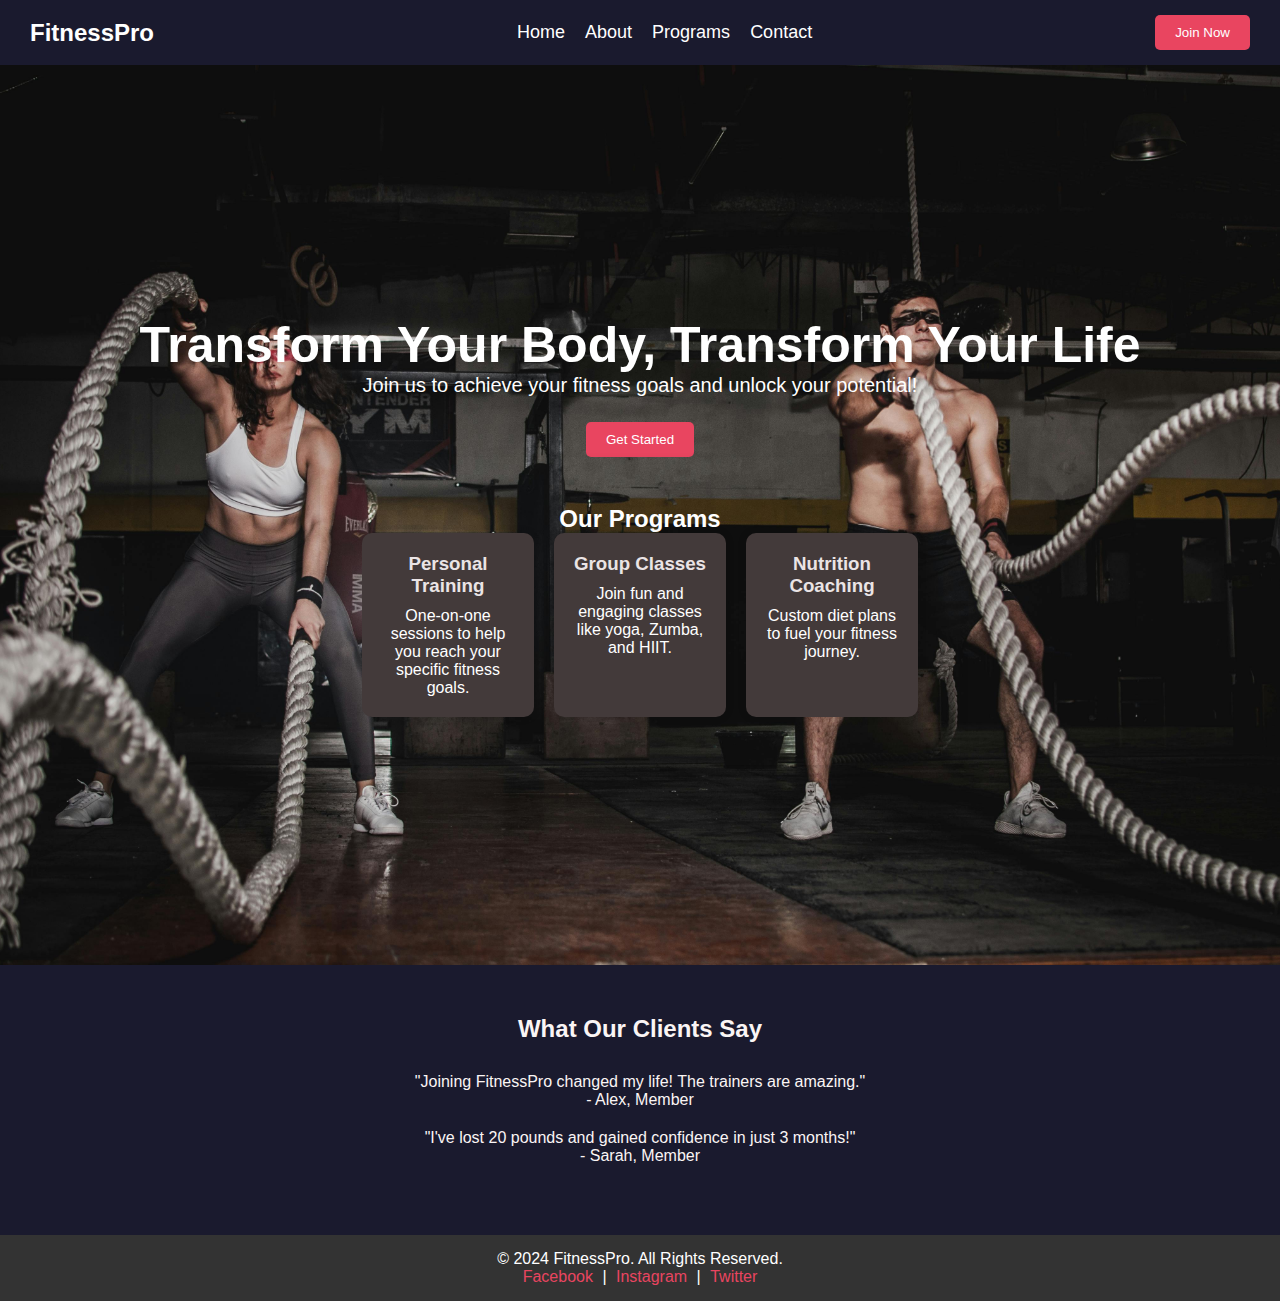
<file: index.html>
<!DOCTYPE html>
<html lang="en">
<head>
    <meta charset="UTF-8">
    <meta name="viewport" content="width=device-width, initial-scale=1.0">
    <title>FitnessPro | Home</title>
    <link rel="stylesheet" href="styles.css">
    <script src="script.js" defer></script>
</head>
<body>
    <!-- Navigation Bar -->
   
        <header>
        <nav class="navbar">
            <div class="logo">FitnessPro</div>
            <ul class="nav-links">
                <li><a href="index.html">Home</a></li>
                <li><a href="about.html">About</a></li>
                <li><a href="programs.html">Programs</a></li>
                <li><a href="#">Contact</a></li>
            </ul>
            <button class="cta-button">Join Now</button>
        </nav>
   </header>

    <!-- Hero Section -->
    <!-- Hero Section -->
 <section class="hero">
  
    <div class="hero-content">
       
        <h1>Transform Your Body, Transform Your Life</h1>
        <p>Join us to achieve your fitness goals and unlock your potential!</p>
        <button class="cta-button" id="getStartedBtn">Get Started</button>
    </div> 
    <div class="service-Program">
    <h2>Our Programs</h2>
        <div class="services-container">
            <div class="service-card">
                <h3>Personal Training</h3>
                <p>One-on-one sessions to help you reach your specific fitness goals.</p>
            </div>
            <div class="service-card">
                <h3>Group Classes</h3>
                <p>Join fun and engaging classes like yoga, Zumba, and HIIT.</p>
            </div>
            <div class="service-card">
                <h3>Nutrition Coaching</h3>
                <p>Custom diet plans to fuel your fitness journey.</p>
            </div>
        </div>
    </div>
    
</section>


    <!-- Services Section -->
    
       

    <!-- Testimonials Section -->
    <section class="testimonials">
        <h2>What Our Clients Say</h2>
        <div class="testimonial">
            <p>"Joining FitnessPro changed my life! The trainers are amazing."</p>
            <span>- Alex, Member</span>
        </div>
        <div class="testimonial">
            <p>"I've lost 20 pounds and gained confidence in just 3 months!"</p>
            <span>- Sarah, Member</span>
        </div>
    </section>

    <!-- Footer -->
    <footer>
        <p>&copy; 2024 FitnessPro. All Rights Reserved.</p>
        <div class="social-links">
            <a href="#">Facebook</a> | 
            <a href="#">Instagram</a> | 
            <a href="#">Twitter</a>
        </div>
    </footer>
    
<script src="script.js"></script>
</body>
</html>
</file>
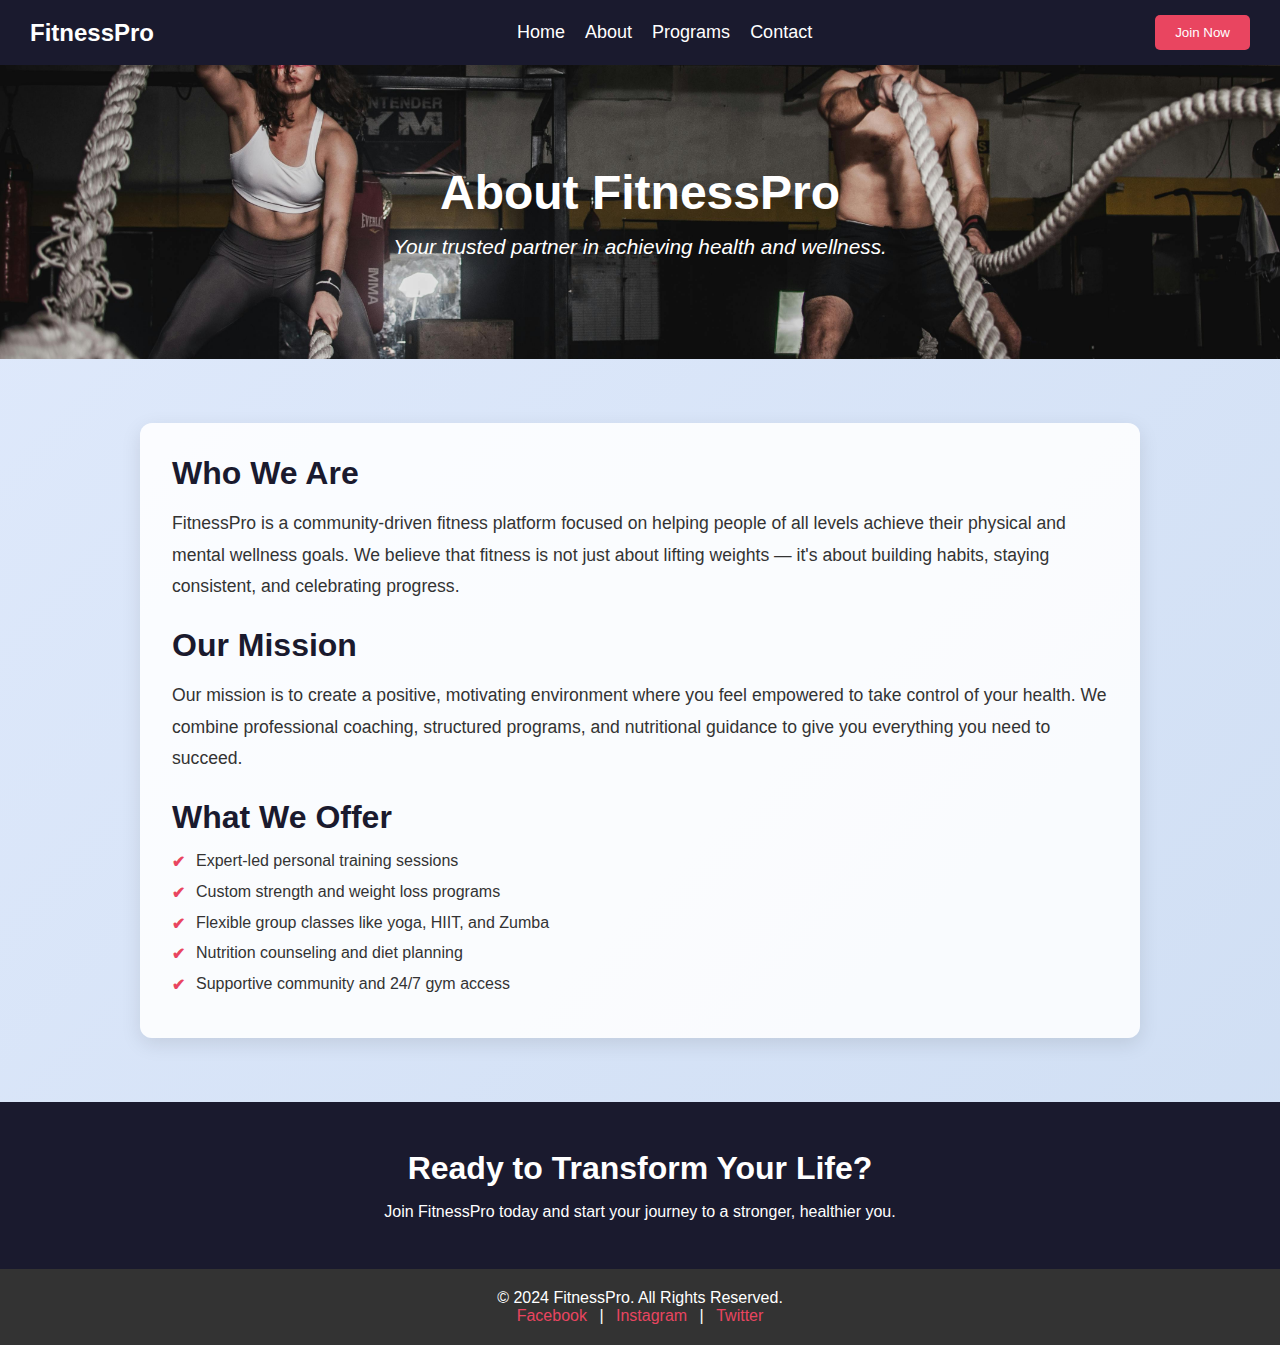
<file: about.html>
<!DOCTYPE html>
<html lang="en">
<head>
  <meta charset="UTF-8" />
  <meta name="viewport" content="width=device-width, initial-scale=1.0" />
  <title>About | FitnessPro</title>
  <link rel="stylesheet" href="about.css" />
</head>
<body>

  <!-- Navigation Bar -->
  <header>
    <nav class="navbar">
      <div class="logo">FitnessPro</div>
      <ul class="nav-links">
        <li><a href="index.html">Home</a></li>
        <li><a href="about.html">About</a></li>
        <li><a href="programs.html">Programs</a></li>
        <li><a href="#">Contact</a></li>
      </ul>
      <button class="cta-button">Join Now</button>
    </nav>
  </header>

  <!-- Hero Section -->
  <section class="about-hero">
    <h1>About FitnessPro</h1>
    <p>Your trusted partner in achieving health and wellness.</p>
  </section>

  <!-- About Content -->
  <section class="about-content">
    <h2>Who We Are</h2>
    <p>
      FitnessPro is a community-driven fitness platform focused on helping people of all levels achieve their physical and mental wellness goals. We believe that fitness is not just about lifting weights — it's about building habits, staying consistent, and celebrating progress.
    </p>

    <h2>Our Mission</h2>
    <p>
      Our mission is to create a positive, motivating environment where you feel empowered to take control of your health. We combine professional coaching, structured programs, and nutritional guidance to give you everything you need to succeed.
    </p>

    <h2>What We Offer</h2>
    <ul class="about-list">
      <li>Expert-led personal training sessions</li>
      <li>Custom strength and weight loss programs</li>
      <li>Flexible group classes like yoga, HIIT, and Zumba</li>
      <li>Nutrition counseling and diet planning</li>
      <li>Supportive community and 24/7 gym access</li>
    </ul>
  </section>

  <!-- Call to Action -->
  <section class="cta-section">
    <h2>Ready to Transform Your Life?</h2>
    <p>Join FitnessPro today and start your journey to a stronger, healthier you.</p>
   
  </section>

  <!-- Footer -->
  <footer>
    <p>&copy; 2024 FitnessPro. All Rights Reserved.</p>
    <div class="social-links">
      <a href="#">Facebook</a> |
      <a href="#">Instagram</a> |
      <a href="#">Twitter</a>
    </div>
  </footer>
<script src="script.js"></script>
</body>
</html>
</file>
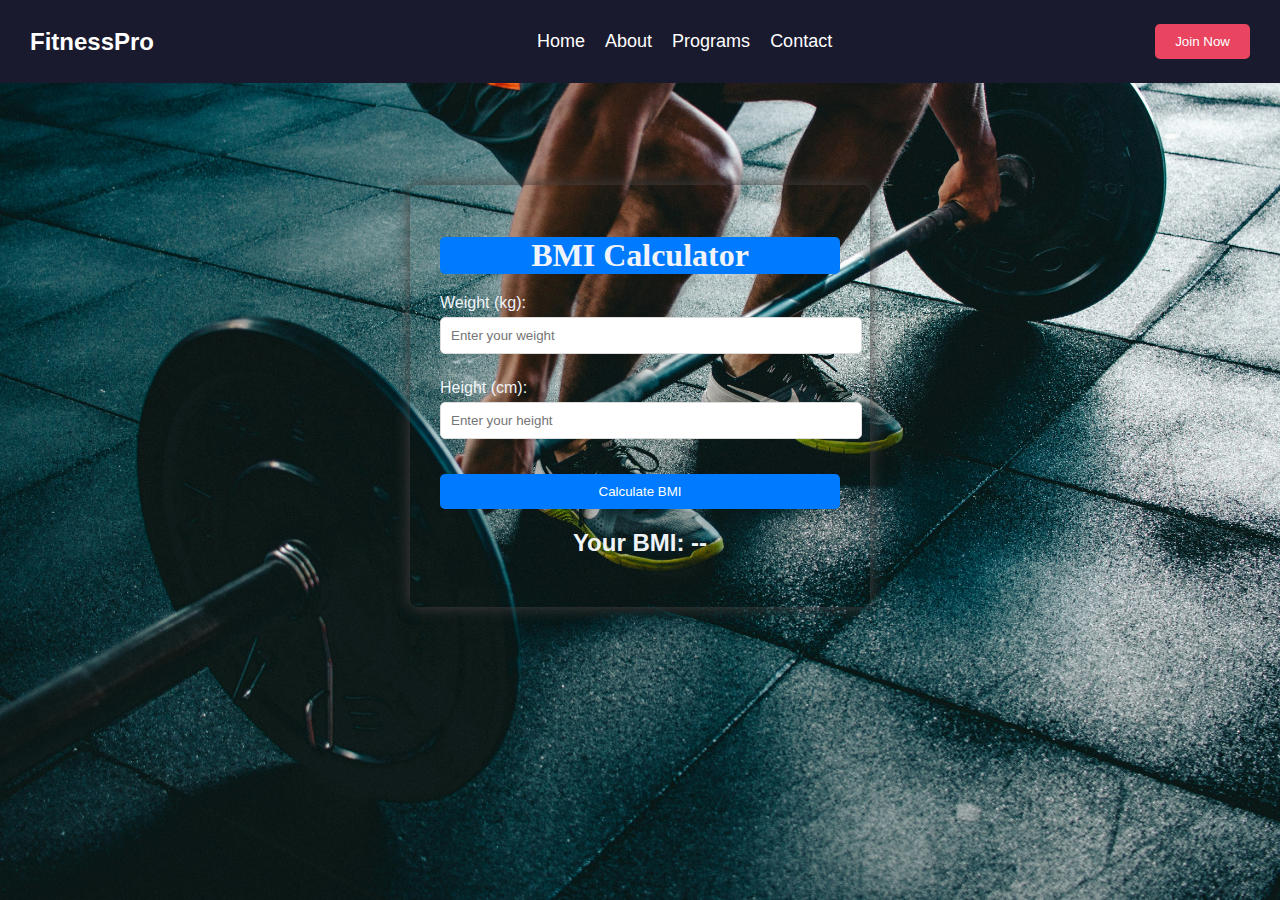
<file: bmi.html>
<!DOCTYPE html>
<html lang="en">
<head>
    <meta charset="UTF-8">
    <meta name="viewport" content="width=device-width, initial-scale=1.0">
    <title>BMI Calculator</title>
    <link rel="stylesheet" href="bmistyles.css">
</head>
<body>
    <header>
         <nav class="navbar">
            <div class="logo">FitnessPro</div>
            <ul class="nav-links">
                <li><a href="index.html">Home</a></li>
                <li><a href="about.html">About</a></li>
                <li><a href="programs.html">Programs</a></li>
                <li><a href="#">Contact</a></li>
            </ul>
            <button class="cta-button">Join Now</button>
        </nav>
    </header>
    <section class="bmi-container">
    <div class="container">
        <h1 >BMI Calculator</h1>
        <div class="input-group">
            <label for="weight">Weight (kg):</label>
            <input type="number" id="weight" placeholder="Enter your weight" required>
        </div>
        <div class="input-group">
            <label for="height">Height (cm):</label>
            <input type="number" id="height" placeholder="Enter your height" required>
        </div>
        <button class="bmi-button" onclick="calculateBMI()">Calculate BMI</button>
        <div class="result">
            <h2>Your BMI: <span id="bmi-result">--</span></h2>
            <p id="bmi-category"></p>
        </div>
    </div>
</section>
    <script src="bmiscript.js"></script>
</body>
</html>
</file>
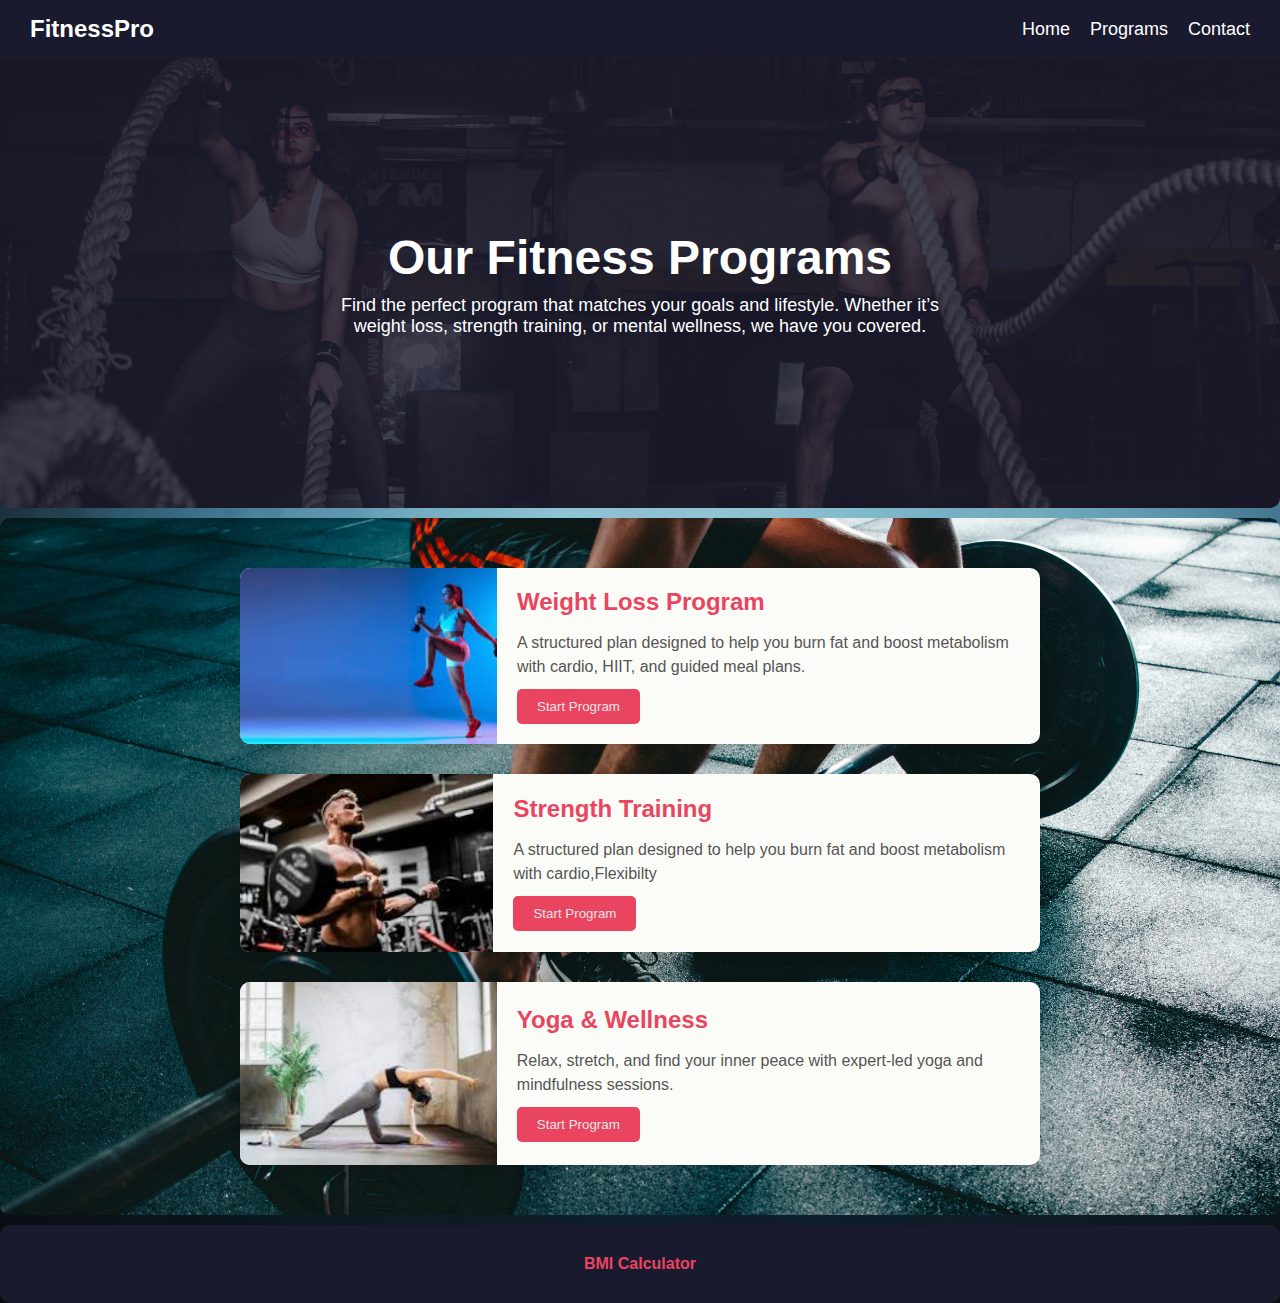
<file: programs.html>
<!DOCTYPE html>
<html lang="en">
<head>
    <meta charset="UTF-8">
    <meta name="viewport" content="width=device-width, initial-scale=1.0">
    <title>FitnessPro | Programs</title>
    <link rel="stylesheet" href="styles.css">
</head>
<body>
    <!-- Navigation Bar -->
    <header>
        <nav class="navbar">
            <div class="logo">FitnessPro</div>
            <ul class="nav-links">
                <li><a href="index.html">Home</a></li>
                <li><a href="programs.html">Programs</a></li>
                <li><a href="#">Contact</a></li>
            </ul>
        </nav>
    </header>
<section class="program-background">
    <!-- Page Hero Section -->
<section class="program-hero">
    <div class="program-hero-content">
        <h1>Our Fitness Programs</h1>
        <p>Find the perfect program that matches your goals and lifestyle. Whether it’s weight loss, strength training, or mental wellness, we have you covered.</p>
    </div>
</section>

<!-- Programs Section -->
<section class="programs">
    
    <div class="program-card">
        <img src="/image2.jpg" alt="Weight Loss">
        <div class="program-info">
            <h2>Weight Loss Program</h2>
            <p>A structured plan designed to help you burn fat and boost metabolism with cardio, HIIT, and guided meal plans.</p>
             <button class="details-button" ><a href="./weightLossProgram.html" color="white">Start Program</a> </button>
        </div>
    </div>

    <div class="program-card">
        <img src="/image1.jpg" alt="Strength Training">
        <div class="program-info">
            <h2>Strength Training</h2>
            <p>A structured plan designed to help you burn fat and boost metabolism with cardio,Flexibilty </p>
            <button class="details-button"><a href="./StrengthTraining.html" color="white">Start Program </a></button>
        </div>
    </div>

    <div class="program-card">
        <img src="/image3.jpg" alt="Yoga & Wellness">
        <div class="program-info">
            <h2>Yoga & Wellness</h2>
            <p>Relax, stretch, and find your inner peace with expert-led yoga and mindfulness sessions.</p>
            <button class="details-button"><a href="./YogaWellnees.html" color="white">Start Program</a></button>
        </div>
</section>
  
    <section class="bmi-button-section">
        <a href="/bmi.html" class="bmi-button">BMI Calculator</a>
    </section>
</section>
<script src="script.js"></script>
</body>
</html>
</file>
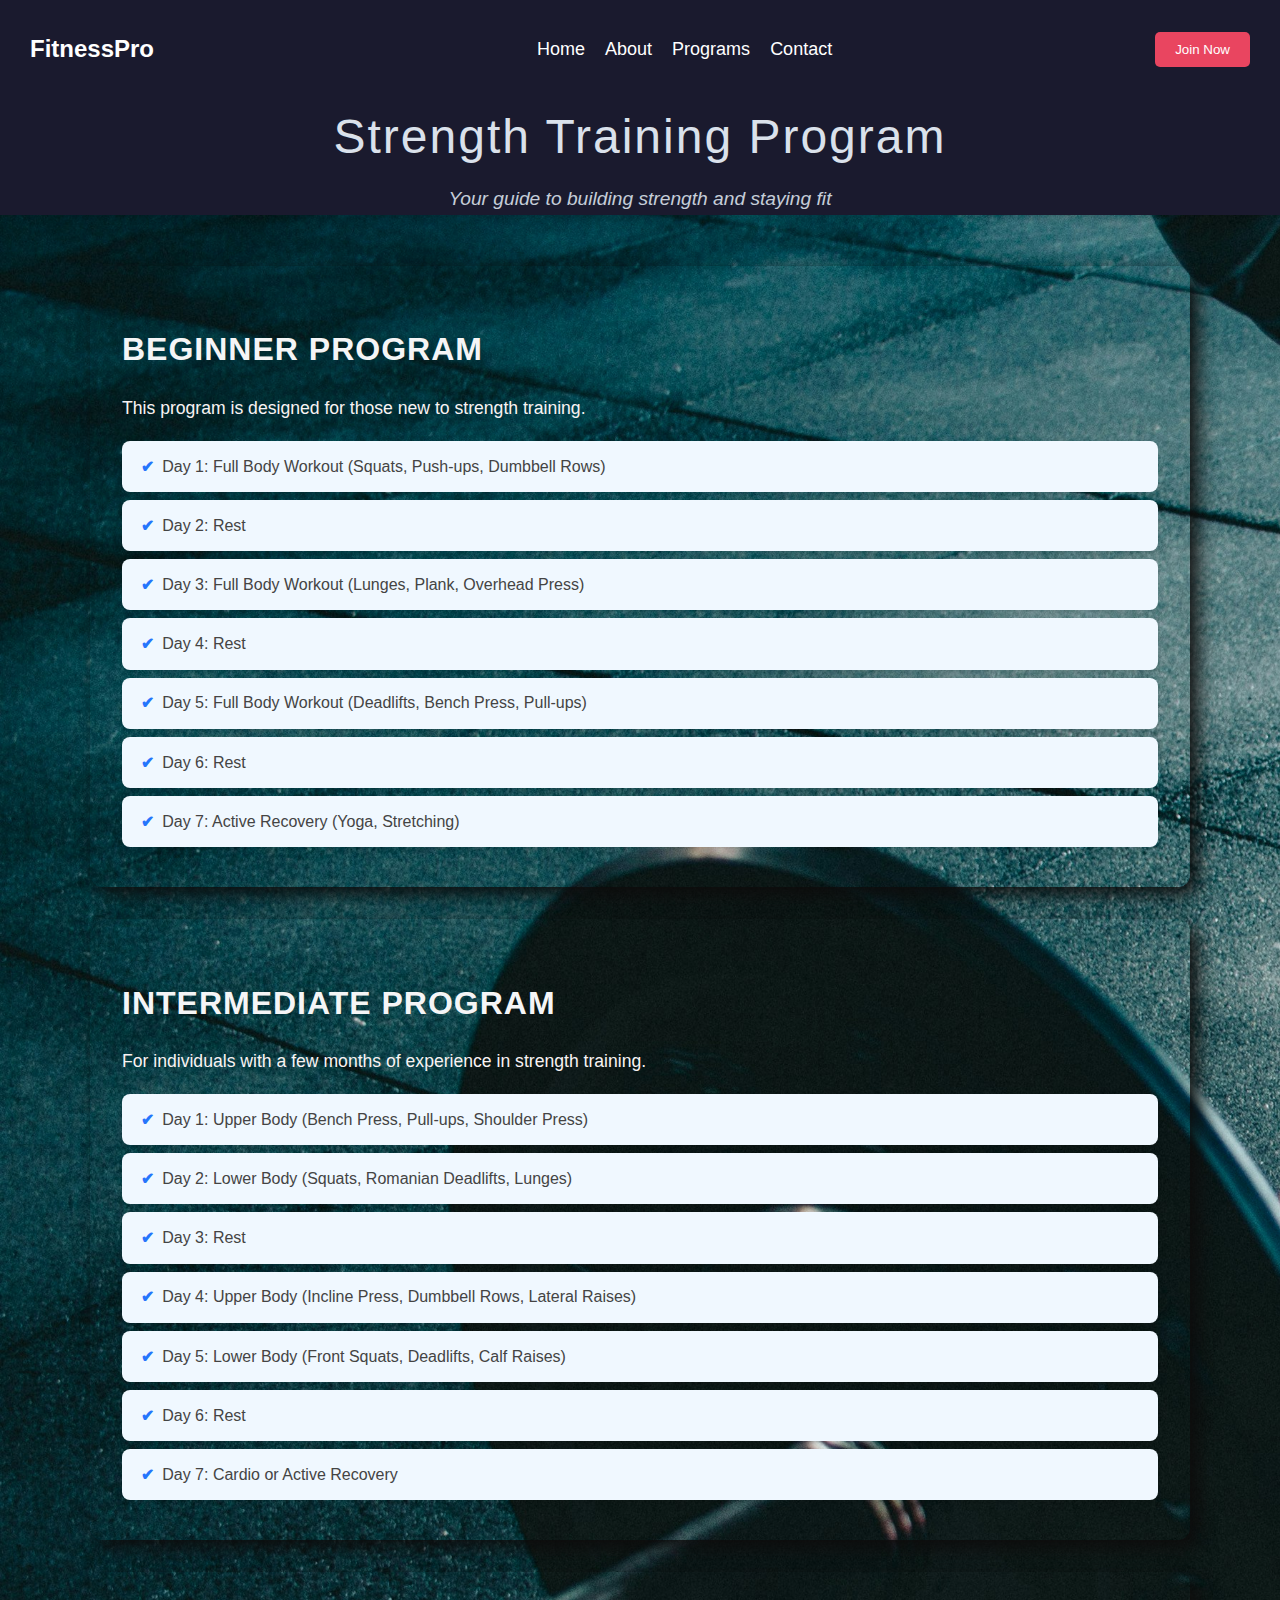
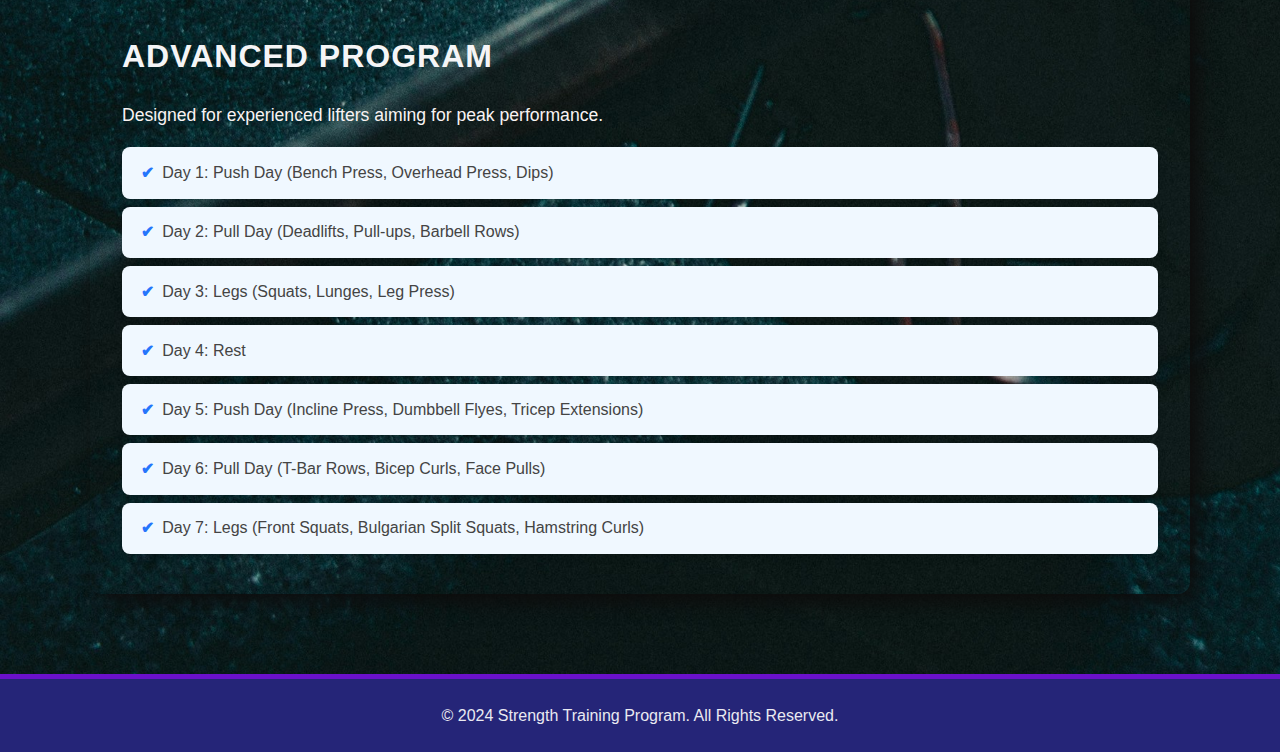
<file: StrengthTraining.html>
<!DOCTYPE html>
<html lang="en">
<head>
    <meta charset="UTF-8">
    <meta name="viewport" content="width=device-width, initial-scale=1.0">
    <title>Strength Training Program</title>
    <link rel="stylesheet" href="stylesforST.css">
   
</head>
<body>
    <header>
            <nav class="navbar">
            <div class="logo">FitnessPro</div>
            <ul class="nav-links">
                <li><a href="index.html">Home</a></li>
                <li><a href="about.html">About</a></li>
                <li><a href="programs.html">Programs</a></li>
                <li><a href="#">Contact</a></li>
            </ul>
            <button class="cta-button">Join Now</button>
        </nav>
        <h1>Strength Training Program</h1>
       
        <p>Your guide to building strength and staying fit</p>
    </header>

    <main>
        <section class="program-section">
            <h2>Beginner Program</h2>
            <p>This program is designed for those new to strength training.</p>
            <ul>
                <li>Day 1: Full Body Workout (Squats, Push-ups, Dumbbell Rows)</li>
                <li>Day 2: Rest</li>
                <li>Day 3: Full Body Workout (Lunges, Plank, Overhead Press)</li>
                <li>Day 4: Rest</li>
                <li>Day 5: Full Body Workout (Deadlifts, Bench Press, Pull-ups)</li>
                <li>Day 6: Rest</li>
                <li>Day 7: Active Recovery (Yoga, Stretching)</li>
            </ul>
        </section>

        <section class="program-section">
            <h2>Intermediate Program</h2>
            <p>For individuals with a few months of experience in strength training.</p>
            <ul>
                <li>Day 1: Upper Body (Bench Press, Pull-ups, Shoulder Press)</li>
                <li>Day 2: Lower Body (Squats, Romanian Deadlifts, Lunges)</li>
                <li>Day 3: Rest</li>
                <li>Day 4: Upper Body (Incline Press, Dumbbell Rows, Lateral Raises)</li>
                <li>Day 5: Lower Body (Front Squats, Deadlifts, Calf Raises)</li>
                <li>Day 6: Rest</li>
                <li>Day 7: Cardio or Active Recovery</li>
            </ul>
        </section>

        <section class="program-section">
            <h2>Advanced Program</h2>
            <p>Designed for experienced lifters aiming for peak performance.</p>
            <ul>
                <li>Day 1: Push Day (Bench Press, Overhead Press, Dips)</li>
                <li>Day 2: Pull Day (Deadlifts, Pull-ups, Barbell Rows)</li>
                <li>Day 3: Legs (Squats, Lunges, Leg Press)</li>
                <li>Day 4: Rest</li>
                <li>Day 5: Push Day (Incline Press, Dumbbell Flyes, Tricep Extensions)</li>
                <li>Day 6: Pull Day (T-Bar Rows, Bicep Curls, Face Pulls)</li>
                <li>Day 7: Legs (Front Squats, Bulgarian Split Squats, Hamstring Curls)</li>
            </ul>
        </section>
    </main>

    <footer>
        <p>&copy; 2024 Strength Training Program. All Rights Reserved.</p>
    </footer>
    <script src="script.js"></script>
</body>
</html>
</file>
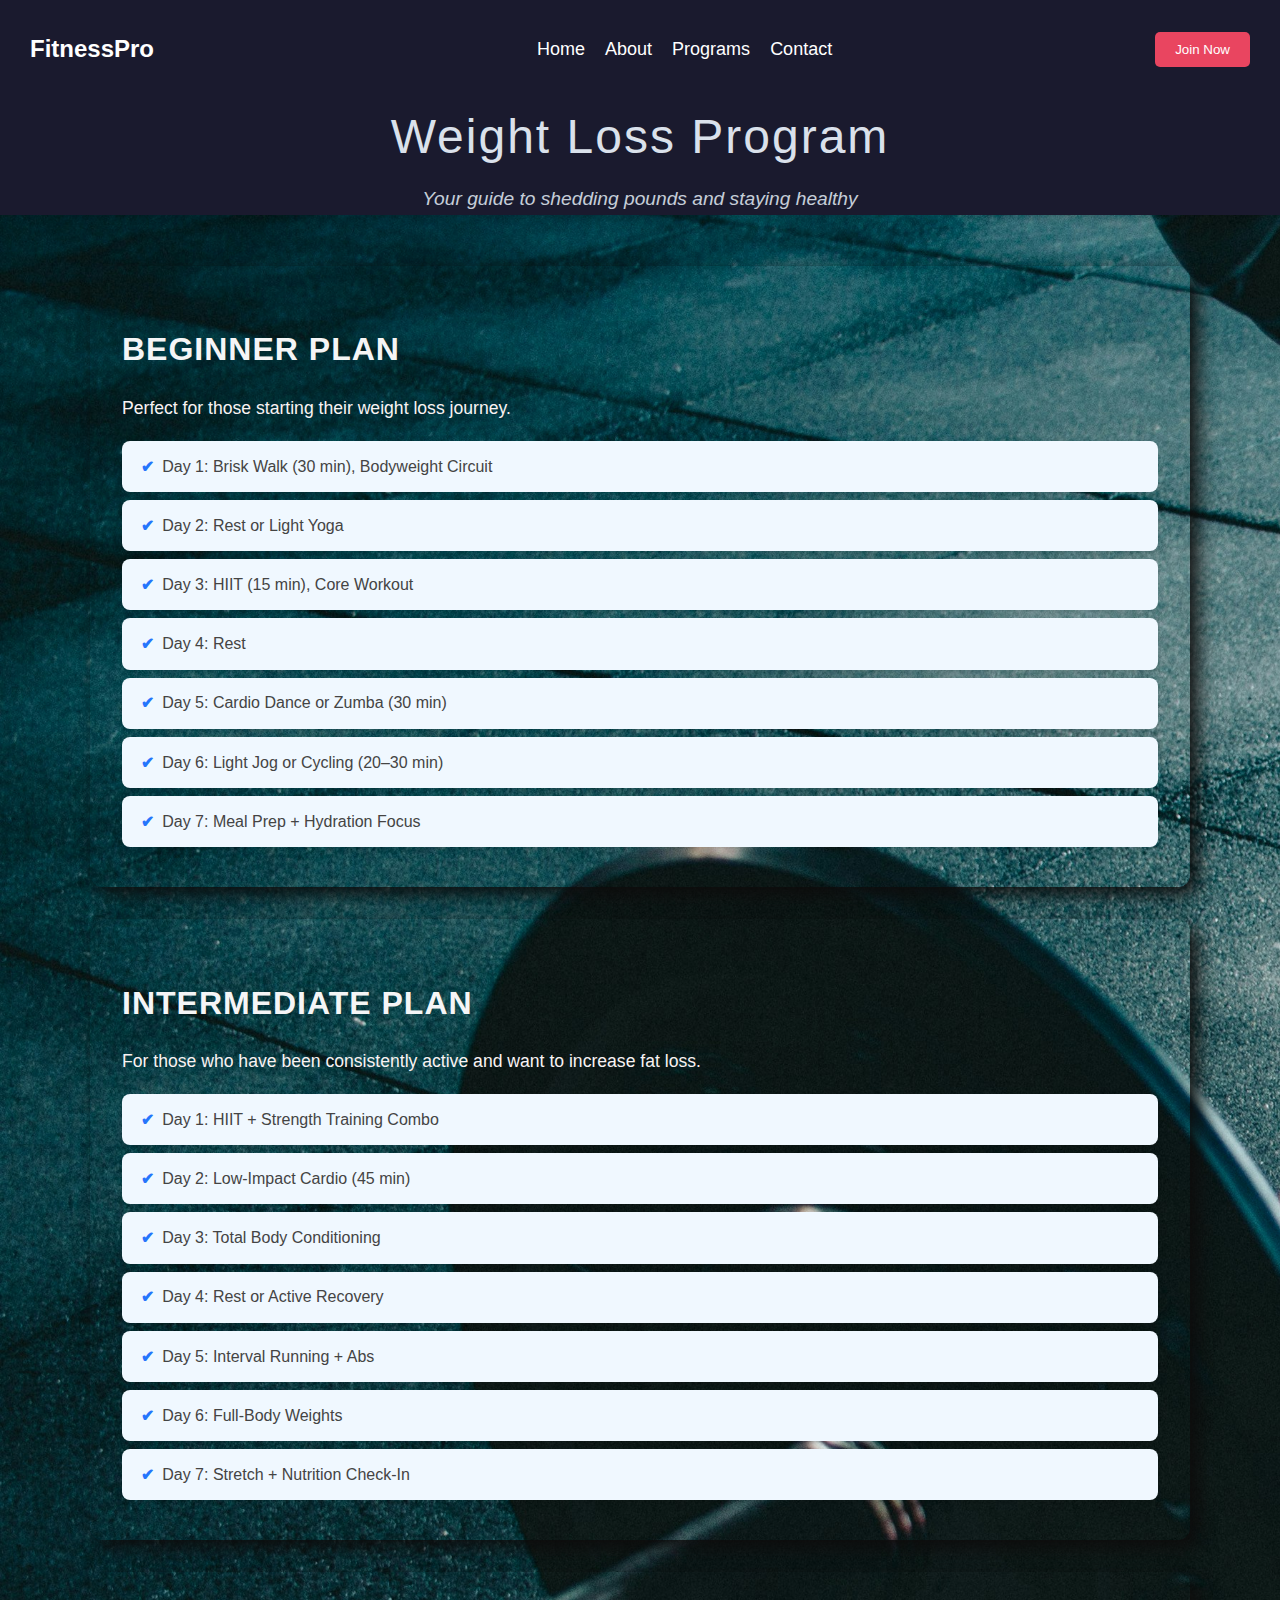
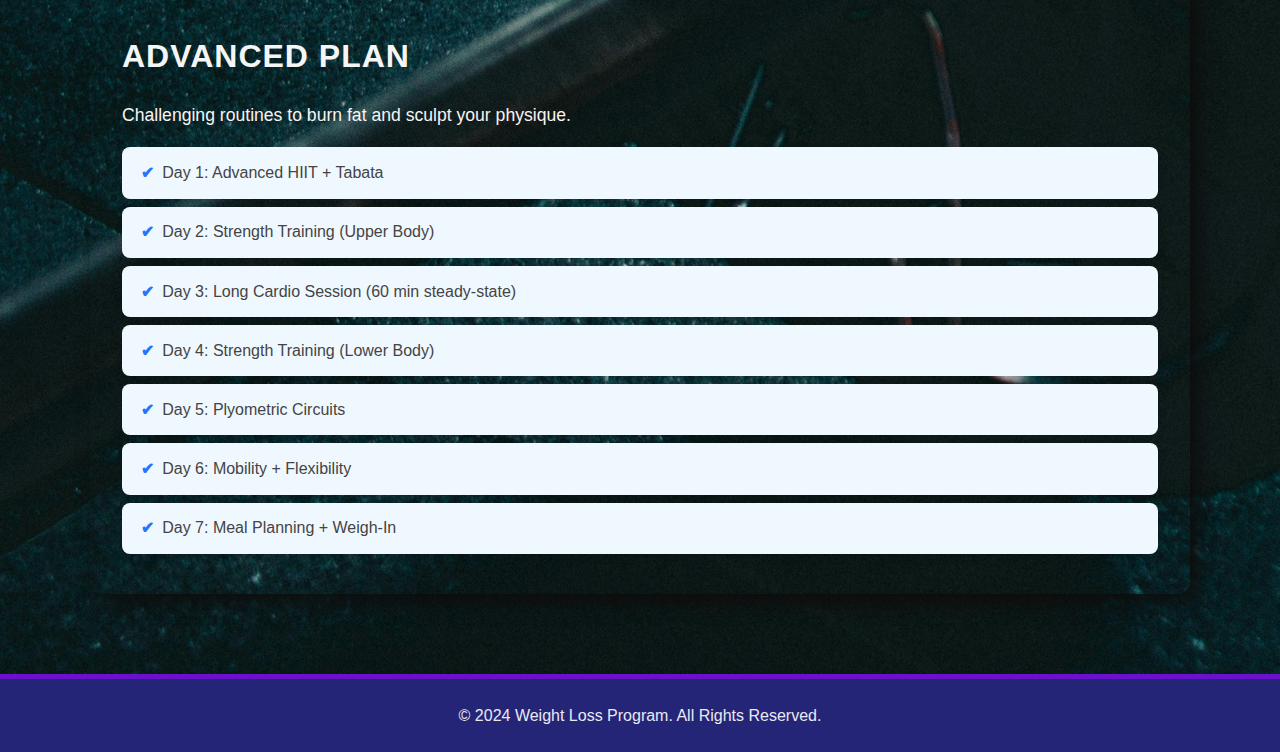
<file: weightLossProgram.html>
<!DOCTYPE html>
<html lang="en">
<head>
    <meta charset="UTF-8">
    <meta name="viewport" content="width=device-width, initial-scale=1.0">
    <title>Weight Loss Program</title>
    <link rel="stylesheet" href="stylesforST.css">
</head>
<body>
    <header>
         <nav class="navbar">
            <div class="logo">FitnessPro</div>
            <ul class="nav-links">
                <li><a href="index.html">Home</a></li>
                <li><a href="about.html">About</a></li>
                <li><a href="programs.html">Programs</a></li>
                <li><a href="#">Contact</a></li>
            </ul>
            <button class="cta-button">Join Now</button>
        </nav>
        <h1>Weight Loss Program</h1>
        <p>Your guide to shedding pounds and staying healthy</p>
    </header>

    <main>
        <section class="program-section">
            <h2>Beginner Plan</h2>
            <p>Perfect for those starting their weight loss journey.</p>
            <ul>
                <li>Day 1: Brisk Walk (30 min), Bodyweight Circuit</li>
                <li>Day 2: Rest or Light Yoga</li>
                <li>Day 3: HIIT (15 min), Core Workout</li>
                <li>Day 4: Rest</li>
                <li>Day 5: Cardio Dance or Zumba (30 min)</li>
                <li>Day 6: Light Jog or Cycling (20–30 min)</li>
                <li>Day 7: Meal Prep + Hydration Focus</li>
            </ul>
        </section>

        <section class="program-section">
            <h2>Intermediate Plan</h2>
            <p>For those who have been consistently active and want to increase fat loss.</p>
            <ul>
                <li>Day 1: HIIT + Strength Training Combo</li>
                <li>Day 2: Low-Impact Cardio (45 min)</li>
                <li>Day 3: Total Body Conditioning</li>
                <li>Day 4: Rest or Active Recovery</li>
                <li>Day 5: Interval Running + Abs</li>
                <li>Day 6: Full-Body Weights</li>
                <li>Day 7: Stretch + Nutrition Check-In</li>
            </ul>
        </section>

        <section class="program-section">
            <h2>Advanced Plan</h2>
            <p>Challenging routines to burn fat and sculpt your physique.</p>
            <ul>
                <li>Day 1: Advanced HIIT + Tabata</li>
                <li>Day 2: Strength Training (Upper Body)</li>
                <li>Day 3: Long Cardio Session (60 min steady-state)</li>
                <li>Day 4: Strength Training (Lower Body)</li>
                <li>Day 5: Plyometric Circuits</li>
                <li>Day 6: Mobility + Flexibility</li>
                <li>Day 7: Meal Planning + Weigh-In</li>
            </ul>
        </section>
    </main>

    <footer>
        <p>&copy; 2024 Weight Loss Program. All Rights Reserved.</p>
    </footer>
    <script src="script.js"></script>
</body>
</html>
</file>
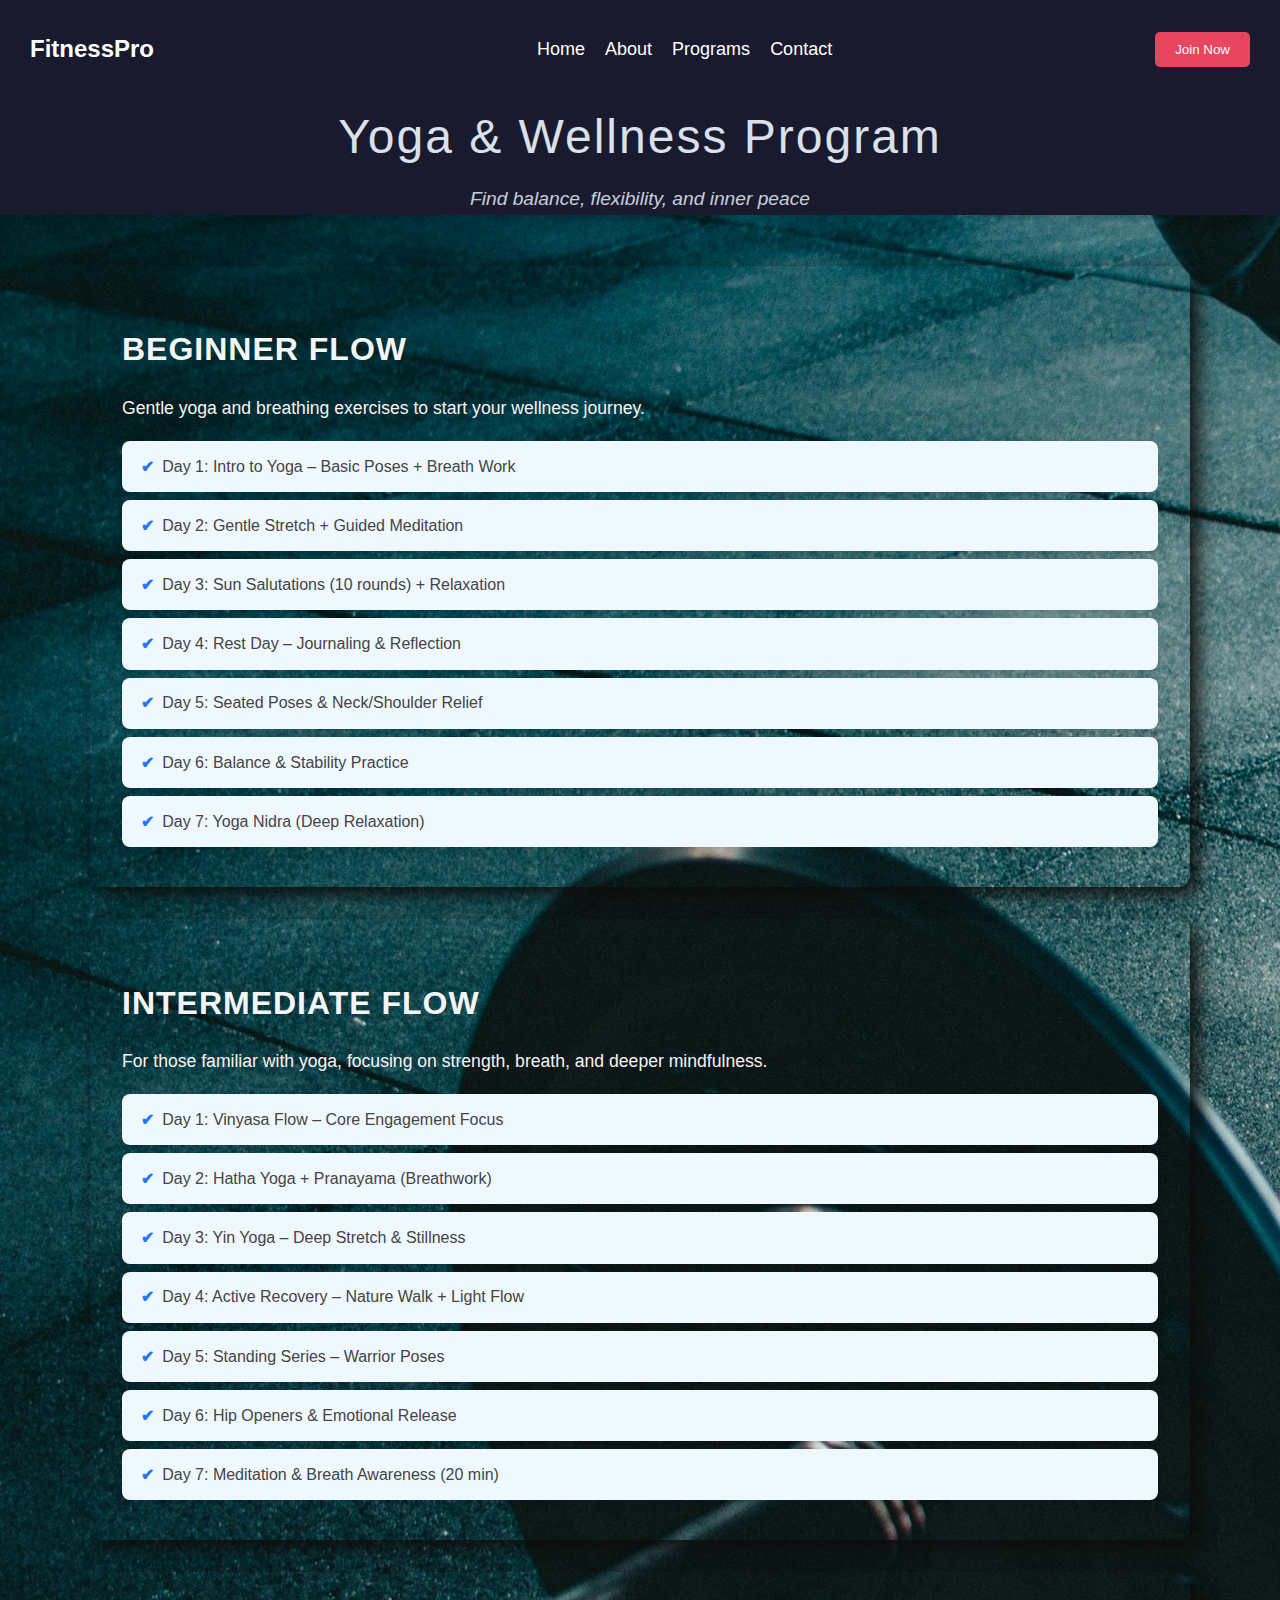
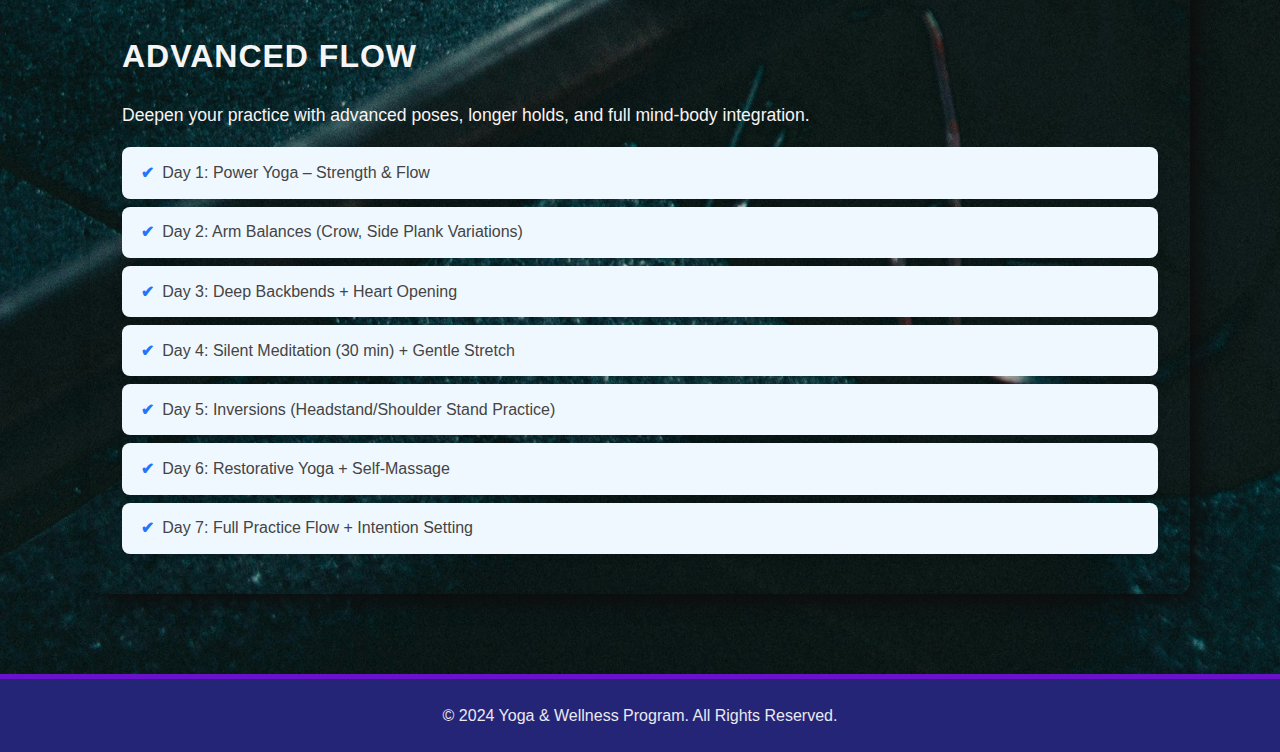
<file: YogaWellnees.html>
<!DOCTYPE html>
<html lang="en">
<head>
  <meta charset="UTF-8" />
  <meta name="viewport" content="width=device-width, initial-scale=1.0"/>
  <title>Yoga & Wellness Program</title>
  <link rel="stylesheet" href="stylesforST.css" />
</head>
<body>
  <header>
     <nav class="navbar">
            <div class="logo">FitnessPro</div>
            <ul class="nav-links">
                <li><a href="index.html">Home</a></li>
                <li><a href="about.html">About</a></li>
                <li><a href="programs.html">Programs</a></li>
                <li><a href="#">Contact</a></li>
            </ul>
            <button class="cta-button">Join Now</button>
        </nav>
    <h1>Yoga & Wellness Program</h1>
    <p>Find balance, flexibility, and inner peace</p>
  </header>

  <main>
    <section class="program-section">
      <h2>Beginner Flow</h2>
      <p>Gentle yoga and breathing exercises to start your wellness journey.</p>
      <ul>
        <li>Day 1: Intro to Yoga – Basic Poses + Breath Work</li>
        <li>Day 2: Gentle Stretch + Guided Meditation</li>
        <li>Day 3: Sun Salutations (10 rounds) + Relaxation</li>
        <li>Day 4: Rest Day – Journaling & Reflection</li>
        <li>Day 5: Seated Poses & Neck/Shoulder Relief</li>
        <li>Day 6: Balance & Stability Practice</li>
        <li>Day 7: Yoga Nidra (Deep Relaxation)</li>
      </ul>
    </section>

    <section class="program-section">
      <h2>Intermediate Flow</h2>
      <p>For those familiar with yoga, focusing on strength, breath, and deeper mindfulness.</p>
      <ul>
        <li>Day 1: Vinyasa Flow – Core Engagement Focus</li>
        <li>Day 2: Hatha Yoga + Pranayama (Breathwork)</li>
        <li>Day 3: Yin Yoga – Deep Stretch & Stillness</li>
        <li>Day 4: Active Recovery – Nature Walk + Light Flow</li>
        <li>Day 5: Standing Series – Warrior Poses</li>
        <li>Day 6: Hip Openers & Emotional Release</li>
        <li>Day 7: Meditation & Breath Awareness (20 min)</li>
      </ul>
    </section>

    <section class="program-section">
      <h2>Advanced Flow</h2>
      <p>Deepen your practice with advanced poses, longer holds, and full mind-body integration.</p>
      <ul>
        <li>Day 1: Power Yoga – Strength & Flow</li>
        <li>Day 2: Arm Balances (Crow, Side Plank Variations)</li>
        <li>Day 3: Deep Backbends + Heart Opening</li>
        <li>Day 4: Silent Meditation (30 min) + Gentle Stretch</li>
        <li>Day 5: Inversions (Headstand/Shoulder Stand Practice)</li>
        <li>Day 6: Restorative Yoga + Self-Massage</li>
        <li>Day 7: Full Practice Flow + Intention Setting</li>
      </ul>
    </section>
  </main>

  <footer>
    <p>&copy; 2024 Yoga & Wellness Program. All Rights Reserved.</p>
  </footer>
  <script src="script.js"></script>
</body>
</html>
</file>
<file: styles.css>
/* General Styles */
* {
    margin: 0;
    padding: 0;
    box-sizing: border-box;
    font-family: 'Arial', sans-serif;
}



/* Navigation Bar */
.navbar {
    display: flex;
    justify-content: space-between;
    align-items: center;
    background-color: #1a1a2e;
    padding: 15px 30px;
}

.navbar .logo {
    font-size: 24px;
    color: #fff;
    font-weight: bold;
}

.nav-links {
    list-style: none;
    display: flex;
}

.nav-links li {
    margin-left: 20px;
}

.nav-links a {
    color: #fff;
    text-decoration: none;
    font-size: 18px;
}

.cta-button {
    background-color: #e94560;
    color: white;
    border: none;
    padding: 10px 20px;
    cursor: pointer;
    border-radius: 5px;
    transition: background-color 0.3s;
}

.cta-button:hover {
    background-color: #ff6363;
}

/* Hero Section */
.hero {
    height: 100vh;
    background-image: url(/image5.jpg);
    background-size: cover;
    background-position: center;
    display: flex;
    flex-direction: column;
    align-items: center;
    justify-content: center;
    text-align: center;
    color: white;
    
}

.hero-content h1 {
    font-size: 50px;
  margin-top: 5%; 
align-self: center;
}

.hero-content p {
    font-size: 20px;
    margin-bottom: 25px;
}

/* Services Section */

    .service-Program {
  padding-top: 10rem;
        width: 50%;
        padding: 3rem 2rem;
        border-radius: 10px;
        box-shadow: 0 4px 10px rgba(0, 0, 0, 0.1);
        
}
.services h2 {
    margin-bottom: 30px;
}

.services-container {
    display: flex;
    justify-content: space-around;
}

.service-card {
    background-color: #433a3a;
    padding: 20px;
    width: 30%;
    border-radius: 10px;
    box-shadow: 0 0 10px rgba(0, 0, 0, 0.1);
}

.service-card h3 {
    margin-bottom: 10px;
    color: #eae4e5;
}

/* Testimonials Section */
.testimonials {
    background-color: #1a1a2e;
    color: rgb(250, 245, 245);
    padding: 50px 20px;
    text-align: center;
}

.testimonials h2 {
    margin-bottom: 30px;
}

.testimonial {
    margin-bottom: 20px;
}

/* Footer */
footer {
    background-color: #333;
    color: white;
    text-align: center;
    padding: 15px 0;
}

footer .social-links a {
    color: #e94560;
    margin: 0 5px;
    text-decoration: none;
}
/* Program Hero Section */

.program-hero {
    height: 50vh;
    background-image: linear-gradient(rgba(26, 26, 46, 0.8), rgba(26, 26, 46, 0.8)), 
                  url(/image5.jpg);
    background-size: cover;
    background-position: center;
    display: flex;
    align-items: center;
    justify-content: center;
    color: white;
    text-align: center;
    padding: 0 20px;
    margin-bottom: 10px;
    border-radius: 0 0 10px 10px;
   
}

.program-hero h1 {
    font-size: 48px;
    margin-bottom: 10px;
}

.program-hero p {
    font-size: 18px;
    max-width: 600px;
}

/* Programs Section */
.programs {
    padding: 50px 20px;
    display: flex;
    flex-wrap: wrap;
    justify-content: space-around;
    gap: 30px;
    background-image: url(/image6.jpg);
    background-size: cover;
    border-radius: 10px;
  
   


}

.program-card {
    display: flex;
    background-color: rgb(251, 252, 247);
    box-shadow: 0 4px 8px rgba(0, 0, 0, 0.1);
    border-radius: 10px;
    overflow: hidden;
    width: 90%;
    max-width: 800px;
    transition: transform 0.3s;
   
}

.program-card:hover {
    transform: scale(1.05);
}

.program-card img {
    width: 40%;
    object-fit: cover;
}

.program-info {
    padding: 20px;
    display: flex;
    flex-direction: column;
    justify-content: center;
    gap: 10px;
}

.program-info h2 {
    color: #e94560;
    font-size: 24px;
    margin-bottom: 5px;
}

.program-info p {
    font-size: 16px;
    color: #555;
    line-height: 1.5;
}

.details-button {
    align-self: flex-start;
    background-color: #e94560;
    color:  #fdf8f8;
    border: none;
    padding: 10px 20px;
    border-radius: 5px;
    cursor: pointer;
    transition: background-color 0.3s;
   
}
.details-button a{
    color: #eae4e5;
   text-decoration: none;
}

.details-button:hover {
    background-color: #ff6363;
    
}

.bmi-button {
    background-color: #1a1a2e;
    color: #e94560;
    padding: 10px 20px;
    text-decoration: none;
    border-radius: 10px;
    font-weight: bold;
    transition: background-color 0.3s ease;
   margin-top: 20px;
   margin-bottom: 20px;
}
  .bmi-button:hover {
    background-color: rgb(112, 236, 108);
    transform: scale(1.05);
}

.bmi-button-section {
    display: flex;
    justify-content: center;
   border-radius: 10px;
    background-color: #1a1a2e;
    margin-top: 10px;

}
.program-background{
  background-image: url(/image4.jpg);
  background-size: cover;
  
}

.homehead-wholebackground{
    background-image: url(/images/images.jpg);
    background-size: cover;
}
.homehead-content{
  display: flex;
  background-color:#1a1a2e;
  height: 50vh;
   text-transform: capitalize;
    justify-content:space-around;
    padding-top: 8rem;
    padding-bottom: 8rem;
  color: #eae4e5;
  font-size: 30px;
  font-weight: bold;
  background-image: linear-gradient(rgba(26, 26, 46, 0.8), rgba(26, 26, 46, 0.8)), 
  url(/images/pexels-leonardho-1552242.jpg);
  background-position: center ;
  background-size: cover;
  border-radius: 0px 0px 20px 20px;
  


    
}
.homehead{
   
   display: flex;
  text-align: center;
   


   
}


.homebody img{
    height: 300px;
    width: 500px;
    
    margin-top: 2%;
    border-radius: 20px;
 

    margin-left: 2%;

}
.homebody-ourvalues {
    
    margin-left: 2%;
    margin-top: 2%;
    text-align:justify;
    
  
    
 

}
.homebody-ourvalues h1{
   margin-left: 40%;
   margin-bottom: 2%;
   font-size:larger;
   font-family: 'Lucida Sans', 'Lucida Sans Regular', 'Lucida Grande', 'Lucida Sans Unicode', Geneva, Verdana, sans-serif   ;
  
}

.homebody-ourvalues p {
   
    font-family: 'Lucida Sans', 'Lucida Sans Regular', 'Lucida Grande', 'Lucida Sans Unicode', Geneva, Verdana, sans-serif   ;
  background-color:transparent;
  border-radius: 20px ;
  padding:10px;
  color: antiquewhite;
  box-shadow: 0 0 8px #1a1a2e;
  
}
.homebody-ourvalues p:hover{
      transform: translateY(-10px);
    box-shadow: 0 0px 8px rgb(249, 241, 241);
   
}


.homebody2 img{
    height: 450px;
    width: 500px;
    margin-top: 1%;
    border-radius: 20px;
   margin-right: 20px;
    margin-bottom: 2%;
}
.homebody2 img:hover{
   transform: translateY(-10px);
    box-shadow: 0 0px 8px rgb(249, 241, 241);

}

.homehead2{
    display: flex;
    flex-direction:row-reverse;

}


.homebody2-Mission p{
  background-color: transparent;
  margin-right: 2%;
  margin-left: 2%;
  padding: 1%;
  border-radius: 20px;
  margin-top: 2%;
  color: antiquewhite;
  font-family: 'Lucida Sans', 'Lucida Sans Regular', 'Lucida Grande', 'Lucida Sans Unicode', Geneva, Verdana, sans-serif;
 box-shadow: 0 0 8px #1a1a2e;
text-transform: capitalize;

 }
 .homebody2-Mission p:hover{
      transform: translateY(-10px);
    box-shadow: 0 0px 8px rgb(249, 241, 241);
   
 }
 .homebody2-Mission{
    margin-top: 2%;
 }
 .homebody2-Mission h1{
    margin-top: 2%;
    margin-left: 40%;
    font-family: 'Lucida Sans', 'Lucida Sans Regular', 'Lucida Grande', 'Lucida Sans Unicode', Geneva, Verdana, sans-serif;
    font-size: larger;
    
 }

 .homebody2-Mission p:hover{
   
   transform:scale(0.99);
 }
</file>
<file: about.css>
/* General Styles */
* {
  margin: 0;
  padding: 0;
  box-sizing: border-box;
  font-family: 'Arial', sans-serif;
  scroll-behavior: smooth;
}

body {
  background: linear-gradient(135deg, #e0eafc, #cfdef3);
  color: #333;
}

/* Navigation Bar */
.navbar {
  display: flex;
  justify-content: space-between;
  align-items: center;
  background-color: #1a1a2e;
  padding: 15px 30px;
}

.logo {
  font-size: 24px;
  color: #fff;
  font-weight: bold;
}

.nav-links {
  list-style: none;
  display: flex;
}

.nav-links li {
  margin-left: 20px;
}

.nav-links a {
  color: #fff;
  text-decoration: none;
  font-size: 18px;
}

.cta-button {
  background-color: #e94560;
  color: white;
  border: none;
  padding: 10px 20px;
  cursor: pointer;
  border-radius: 5px;
  transition: background-color 0.3s;
}

.cta-button1:hover {
  background-color: #ff6363;
}

/* Hero Banner */
.about-hero {
  background-image: url('/image5.jpg'); /* Add your own banner */
  background-size: cover;
  background-position: center;
  color: white;
  text-align: center;
  padding: 100px 20px;
}

.about-hero h1 {
  font-size: 3rem;
  margin-bottom: 15px;
}

.about-hero p {
  font-size: 1.3rem;
  font-style: italic;
}

/* About Content Section */
.about-content {
  max-width: 1000px;
  margin: 4rem auto;
  padding: 2rem;
  background: #ffffffdd;
  border-radius: 12px;
  box-shadow: 0 6px 20px rgba(0, 0, 0, 0.1);
}

.about-content h2 {
  font-size: 2rem;
  margin-bottom: 1rem;
  color: #1a1a2e;
}

.about-content p {
  font-size: 1.1rem;
  margin-bottom: 1.5rem;
  line-height: 1.8;
}

/* Feature List */
.about-list {
  list-style: none;
  padding-left: 0;
}

.about-list li {
  margin-bottom: 0.8rem;
  padding-left: 1.5rem;
  position: relative;
  font-size: 1rem;
}

.about-list li::before {
  content: "✔";
  position: absolute;
  left: 0;
  color: #e94560;
  font-weight: bold;
}

/* CTA Section */
.cta-section {
  background: #1a1a2e;
  color: white;
  text-align: center;
  padding: 3rem 2rem;
  margin-top: 3rem;
}

.cta-section h2 {
  font-size: 2rem;
  margin-bottom: 1rem;
}

.cta-section button {
  background-color: #e94560;
  color: white;
  border: none;
  padding: 12px 24px;
  font-size: 1rem;
  border-radius: 6px;
  cursor: pointer;
  margin-top: 1rem;
}

.cta-section button:hover {
  background-color: #ff6363;
}

/* Footer */
footer {
  background-color: #333;
  color: white;
  text-align: center;
  padding: 20px 0;
}

footer .social-links a {
  color: #e94560;
  margin: 0 8px;
  text-decoration: none;
}

footer .social-links a:hover {
  text-decoration: underline;
}

/* Responsive */
@media (max-width: 768px) {
  .about-hero h1 {
    font-size: 2rem;
  }

  .about-content {
    margin: 2rem 1rem;
    padding: 1.5rem;
  }

  .services-container {
    flex-direction: column;
    gap: 1rem;
  }
}
</file>
<file: bmistyles.css>
body {
    font-family: Arial, sans-serif;
    background-color: #f0f4f8;
    margin: 0;
    padding: 0;
   


   
   
    height: 100vh;
    background-image: url(/image6.jpg);
    background-size: cover;
    background-position: center;
   
   
}
.bmi-container{
    justify-content: center;
    align-items: center;
    display: flex;
    margin-top: 8%;
}
   
.container {
    background-color: rgb(245, 246, 247);
    padding: 30px;
    border-radius: 8px;
    box-shadow: 0 0 15px rgb(70, 64, 64);
    text-align: center;
    max-width: 400px;
    width: 100%;
    background-color: transparent;
    
}
   
.container:hover{
     transform: translateY(-10px);
      box-shadow: 0 0px 8px rgb(249, 241, 241);
}


h1 {
    margin-bottom: 20px;
    color: #f0f4f8;
    background-color:  #007bff;
      border-radius: 5px;
      font-family:'Times New Roman', Times, serif;
    
}

.input-group {
    margin-bottom: 15px;
    text-align: left;
}

label {
    display: block;
    margin-bottom: 5px;
    color: #f0f4f8;
}

input {
    width: 100%;
    padding: 10px;
    margin-bottom: 10px;
    border: 1px solid #ddd;
    border-radius: 5px;
}

.bmi-button {
    background-color: #007bff;
    color: white;
    padding: 10px 15px;
    border: none;
    border-radius: 5px;
    cursor: pointer;
    width: 100%;
    margin-top: 10px;
}

.bmi-button:hover {
    background-color: #0056b3;
    transform: scale(1.05);
}

.result {
    margin-top: 20px;
    
}
h2{
    color: #f0f4f8;
}
.navbar {
    display: flex;
    justify-content: space-between;
    align-items: center;
    background-color: #1a1a2e;
    padding: 15px 30px;
}

.navbar .logo {
    font-size: 24px;
    color: #fff;
    font-weight: bold;
}

.nav-links {
    list-style: none;
    display: flex;
}

.nav-links li {
    margin-left: 20px;
}

.nav-links a {
    color: #fff;
    text-decoration: none;
    font-size: 18px;
}

.cta-button {
    background-color: #e94560;
    color: white;
    border: none;
    padding: 10px 20px;
    cursor: pointer;
    border-radius: 5px;
    transition: background-color 0.3s;
}

.cta-button:hover {
    background-color: #ff6363;
}
</file>
<file: stylesforST.css>
/* General Styles */
*{
      font-family: 'Arial', sans-serif;
}
body {

    margin: 0;
    padding: 0;
    line-height: 1.6;
    background: linear-gradient(135deg, #e0eafc, #cfdef3);
    color: #444;
    background-image: url(/image6.jpg);
    background-size: cover;
}
 
/* Header */
header {
   font-size:larger;
    text-align:center;
    background: #1a1a2e;
    color: rgb(218, 225, 235);
    padding: 0;
    box-shadow: 0 4px 6px rgba(0, 0, 0, 0.1);
}

header h1 {
 
    margin: 0;
    font-size: 3rem;
    font-weight: 300;
    letter-spacing: 2px;
}

header p {
    
    font-size: 1.2rem;
    margin-top: 0.5rem;
    font-style: italic;
    opacity: 0.9;
}

/* Main Content */
main {
    padding: 2rem;
    max-width: 1100px;
    margin: auto;
    display: flex;
    flex-direction: column;
    gap: 2rem;
    
   
}

/* Program Sections */
.program-section {

    padding: 2rem;
    border-radius: 12px;
    box-shadow: 8px 8px 20px rgb(14, 12, 12);
    transition: transform 0.3s ease, box-shadow 0.3s ease;
   background-color: transparent;
  
}

.program-section:hover {
    transform: translateY(-10px);
    box-shadow: 0 0px 8px rgb(249, 241, 241);
}

.program-section h2 {
    color:  #f5f5f6;
    font-size: 2rem;
    margin-bottom: 1rem;
    text-transform: uppercase;
    letter-spacing: 1px;
}

.program-section p {
    font-size: 1.1rem;
    margin-bottom: 1rem;
    line-height: 1.8;
    color: #f9f3f3;
}

.program-section ul {
    list-style: none;
    padding: 0;
    margin: 0;
}

.program-section li {
    background: #f0f8ff;
    margin: 0.5rem 0;
    padding: 0.8rem 1.2rem;
    border-radius: 8px;
    box-shadow: 0 3px 8px rgba(0, 0, 0, 0.1);
    display: flex;
    align-items: center;
    gap: 0.5rem;
    font-size: 1rem;
}

.program-section li::before {
    content: "✔";
    color: #2575fc;
    font-weight: bold;
    
}
.program-section li:hover{
    transform: scale(0.99);
}


/* Footer */
footer {
    text-align: center;
    padding: 1.5rem;
    background:#252578;
    color: white;
    font-size: 1rem;
    margin-top: 3rem;
    border-top: 5px solid #6a11cb;
}

footer p {
    margin: 0;
    opacity: 0.9;
}

/* Responsive Design */
@media (max-width: 768px) {
    header h1 {
        font-size: 2.5rem;
    }

    .program-section {
        padding: 1.5rem;
    }

    footer {
        font-size: 0.9rem;
    }
}
.navbar {
    display: flex;
    justify-content: space-between;
    align-items: center;
    background-color: #1a1a2e;
    padding: 15px 30px;
}

.navbar .logo {
    font-size: 24px;
    color: #fff;
    font-weight: bold;
}

.nav-links {
    list-style: none;
    display: flex;
}

.nav-links li {
    margin-left: 20px;
}

.nav-links a {
    color: #fff;
    text-decoration: none;
    font-size: 18px;
}

.cta-button {
    background-color: #e94560;
    color: white;
    border: none;
    padding: 10px 20px;
    cursor: pointer;
    border-radius: 5px;
    transition: background-color 0.3s;
}

.cta-button:hover {
    background-color: #ff6363;
}
</file>
